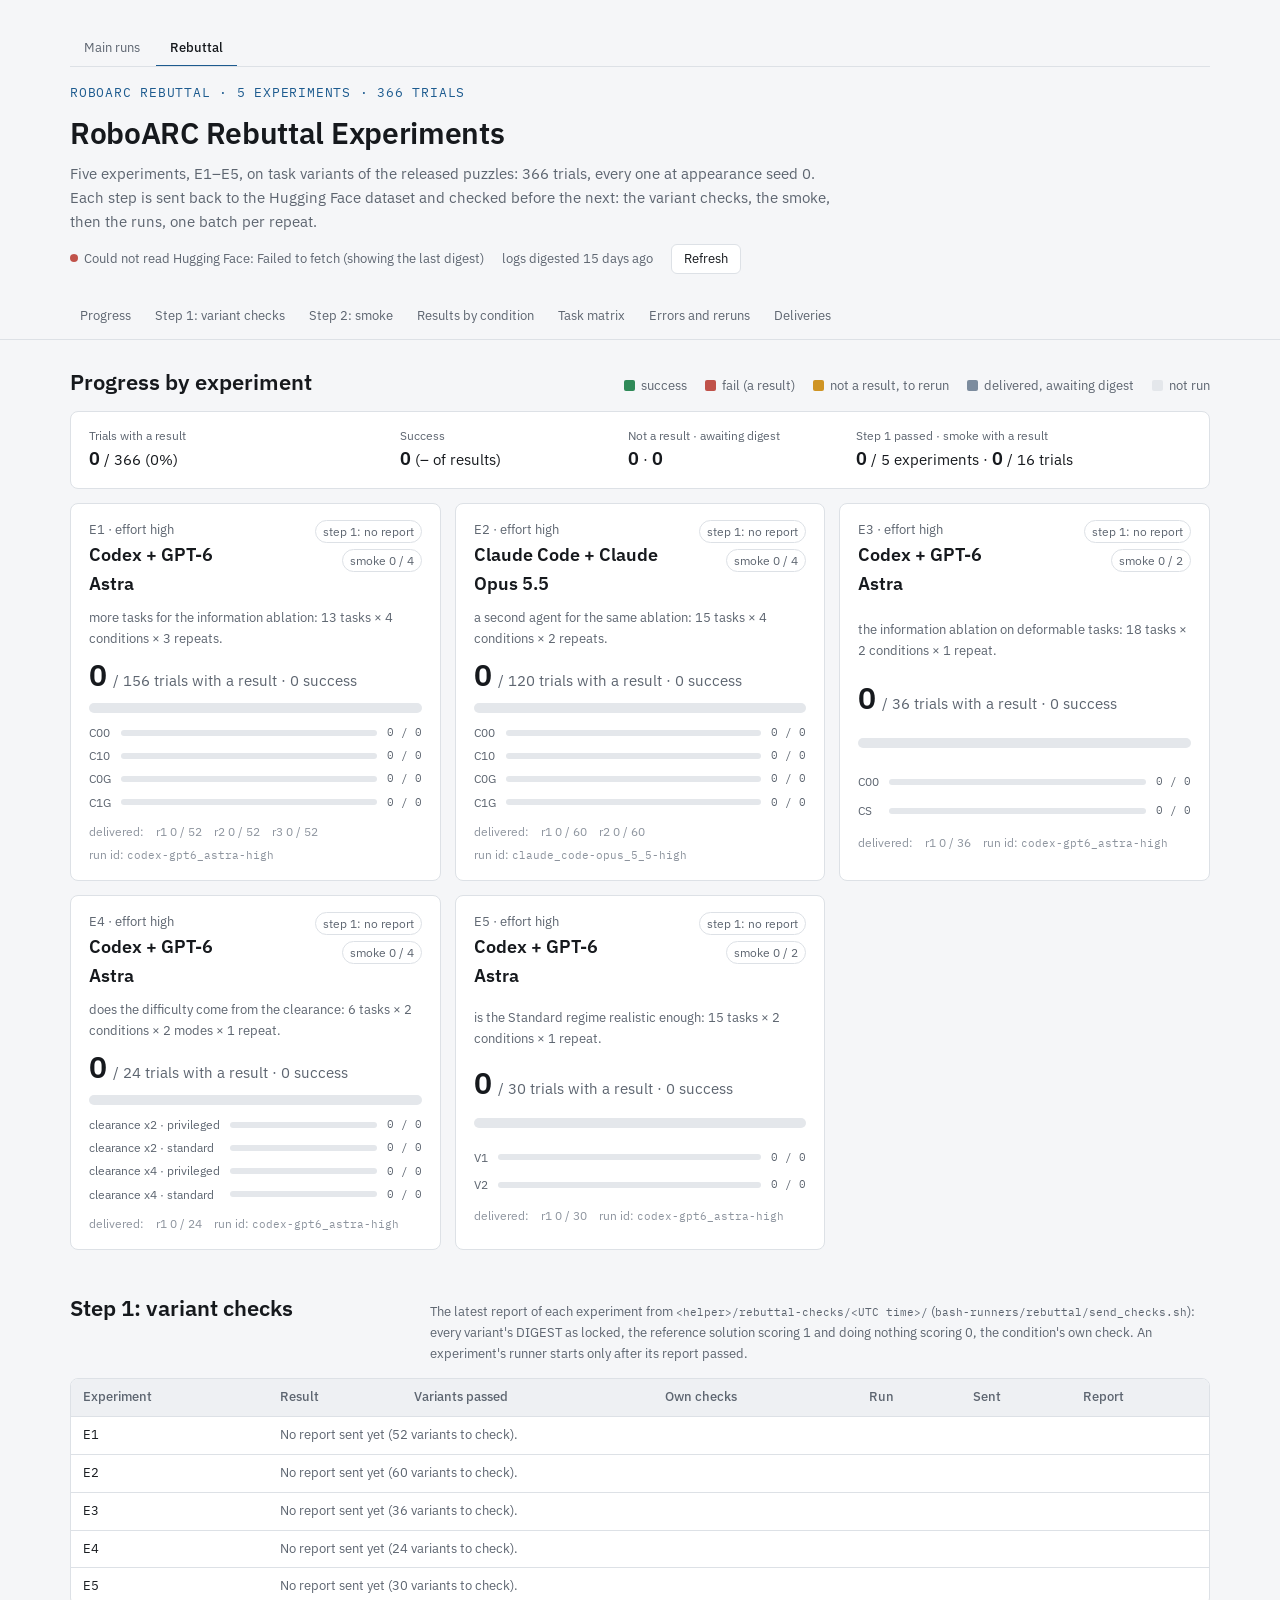
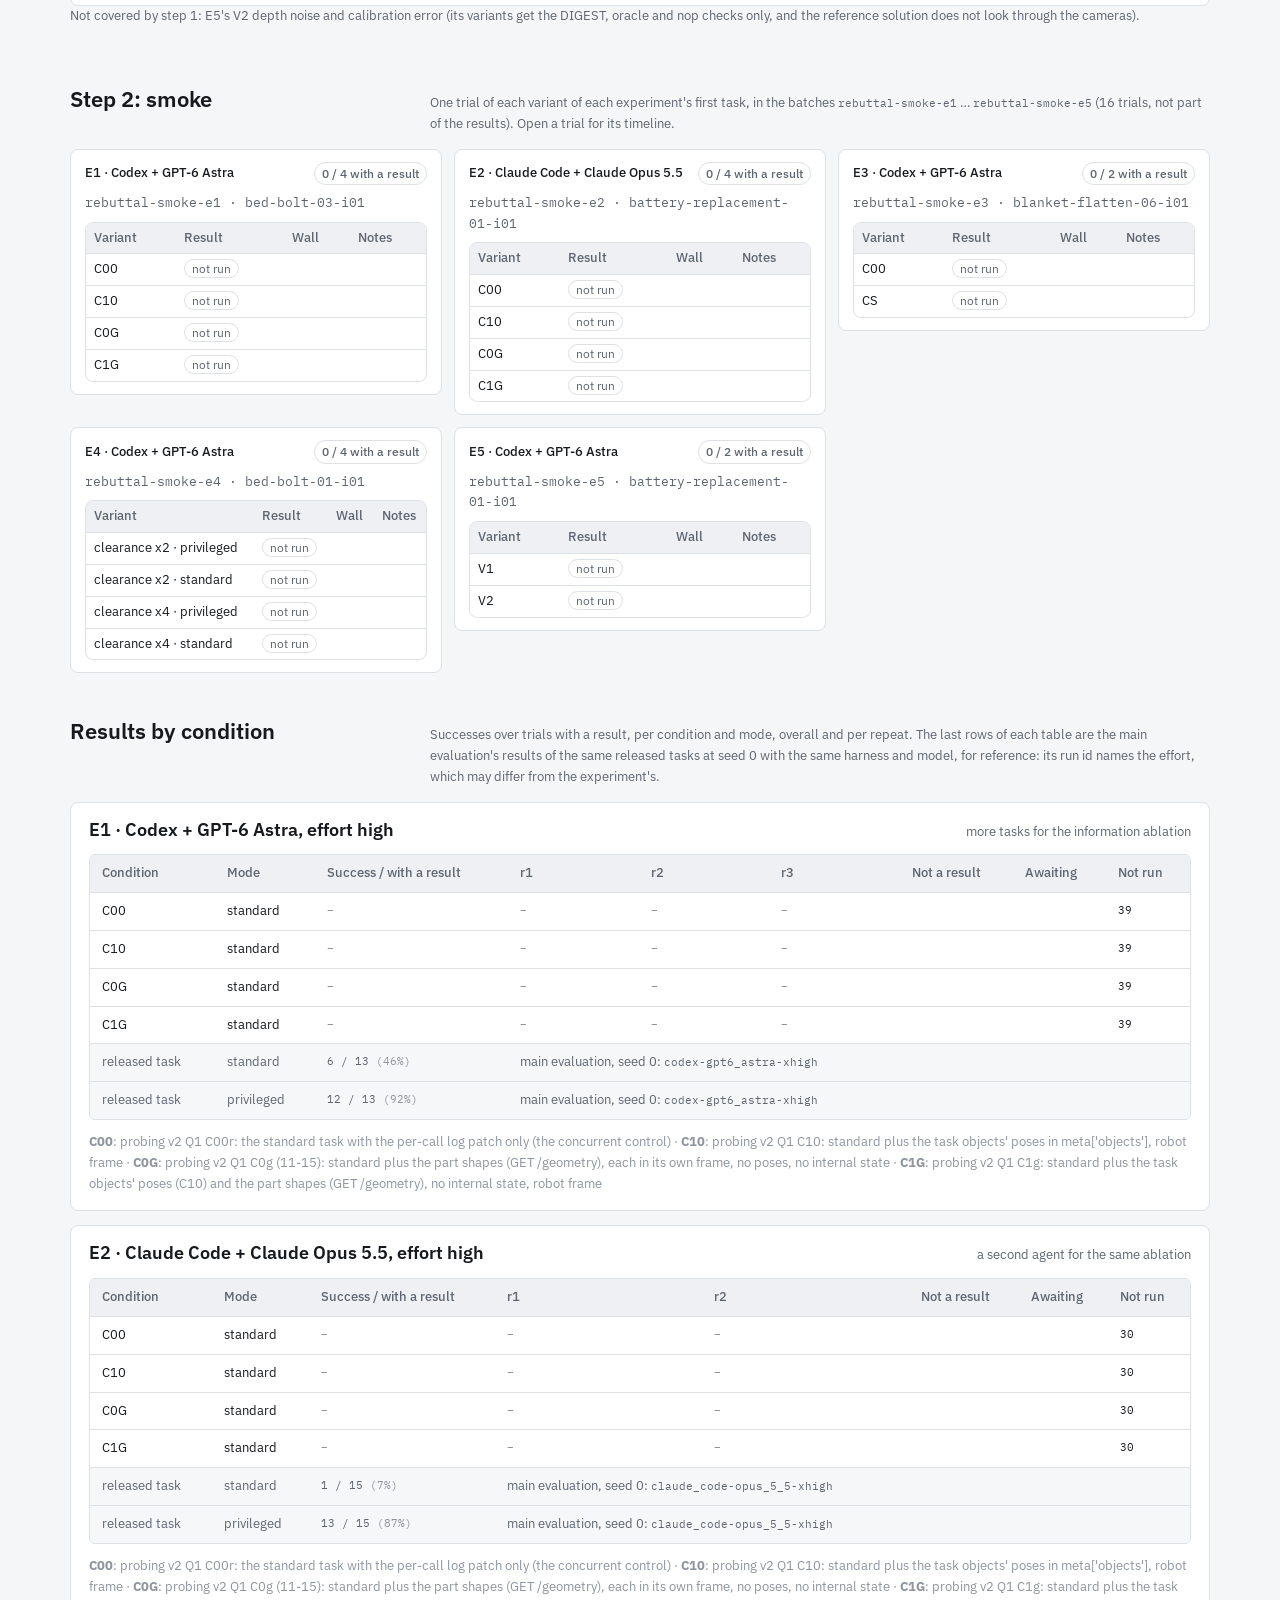
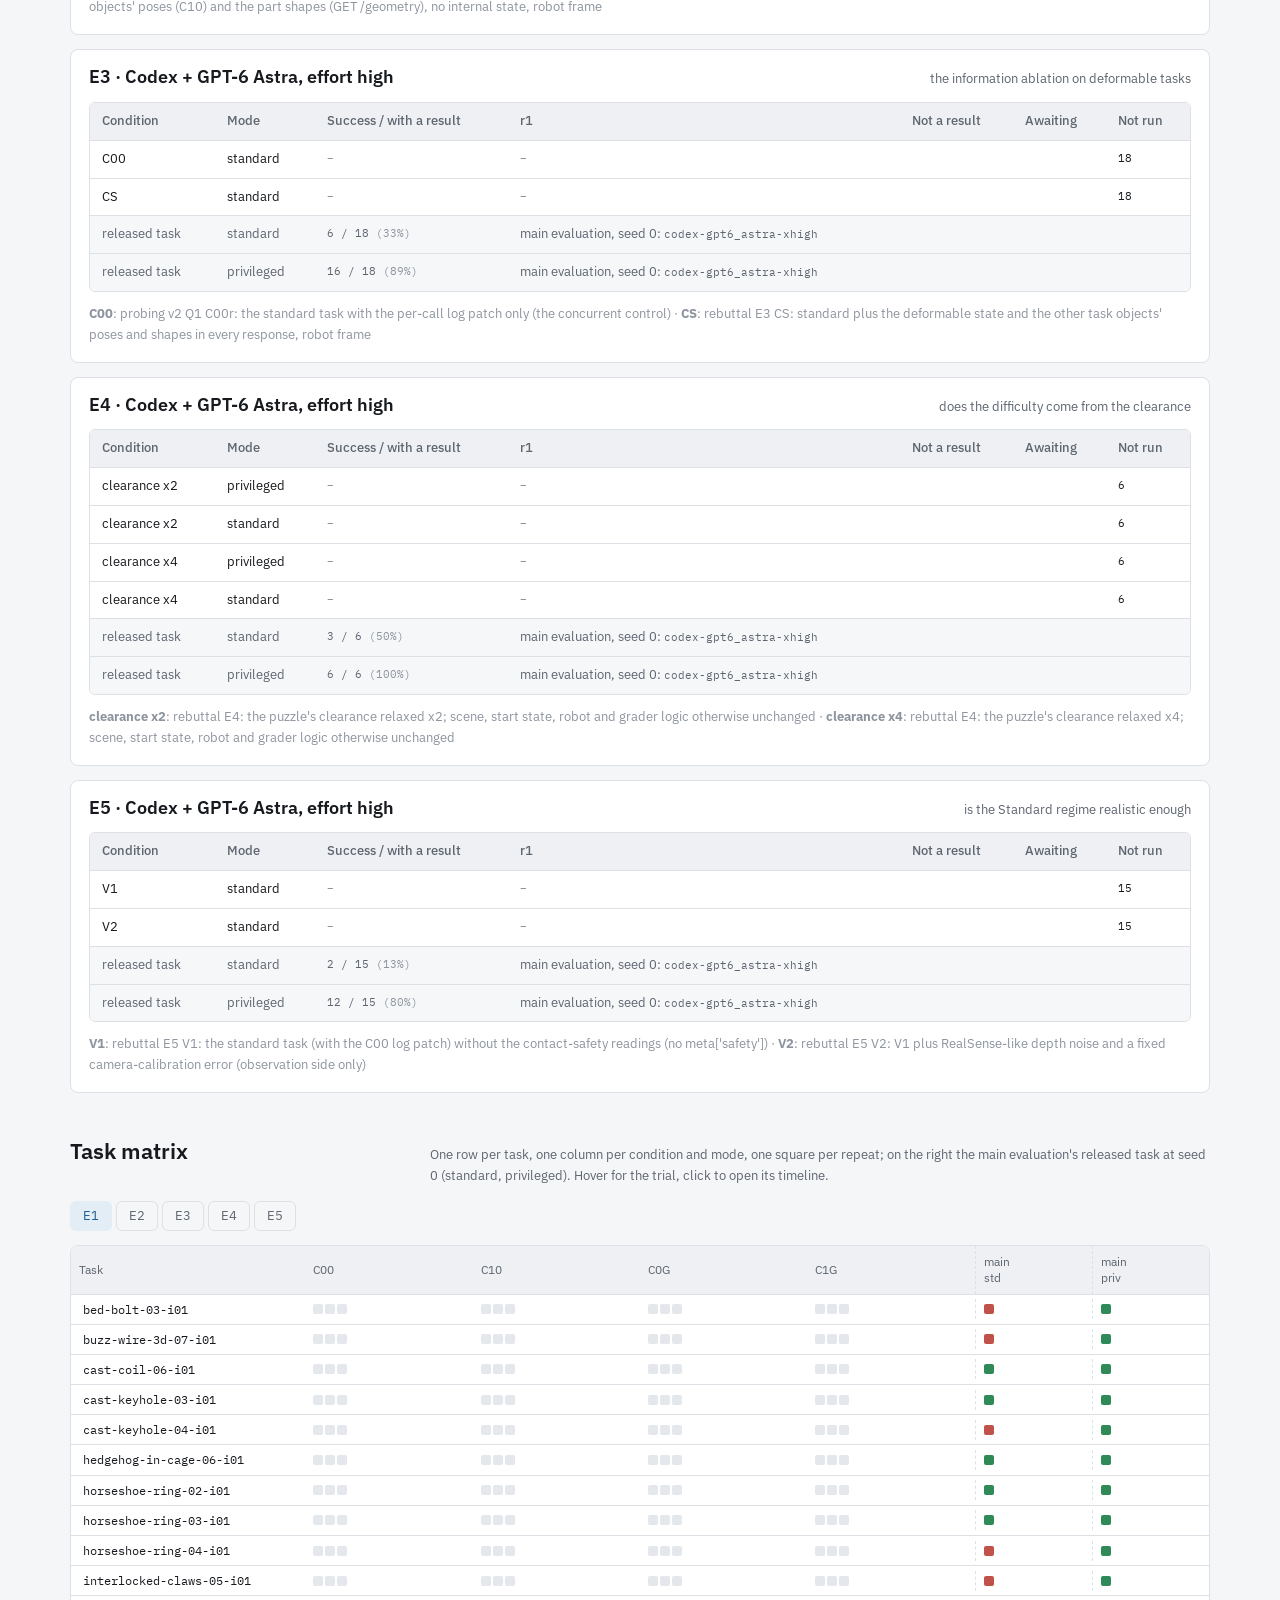
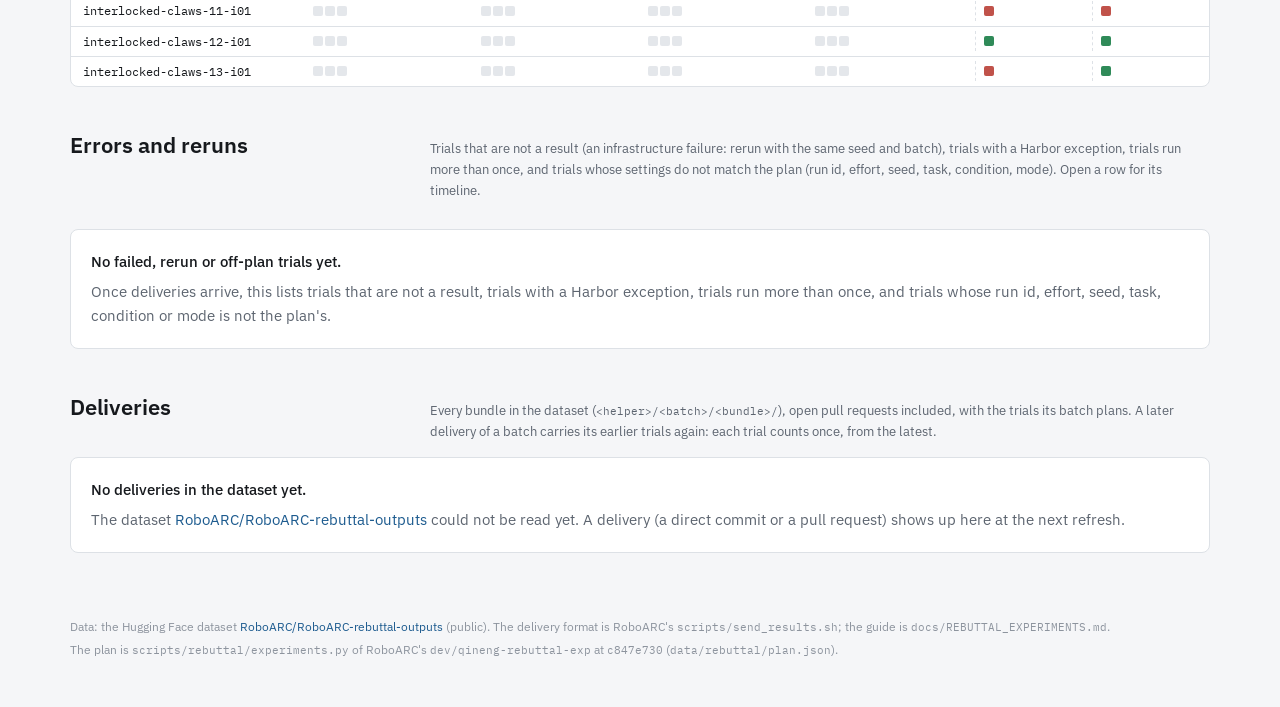
<file: rebuttal.html>
<!doctype html>
<html lang="en">
<head>
<meta charset="utf-8">
<meta name="viewport" content="width=device-width, initial-scale=1, viewport-fit=cover">
<title>RoboARC Rebuttal Experiments</title>
<meta name="description" content="Progress and results of the RoboARC rebuttal experiments E1–E5 (366 trials), read live from the Hugging Face dataset RoboARC/RoboARC-rebuttal-outputs.">
<link rel="preconnect" href="https://fonts.googleapis.com">
<link rel="preconnect" href="https://fonts.gstatic.com" crossorigin>
<link rel="stylesheet" href="https://fonts.googleapis.com/css2?family=IBM+Plex+Mono:wght@400;500&family=IBM+Plex+Sans:wght@400;500;600&display=swap">
<link rel="stylesheet" href="assets/style.css">
</head>
<body>
<header class="wrap masthead">
  <nav class="pagetabs" aria-label="Pages"><a href="./">Main runs</a><a href="rebuttal.html" aria-current="page">Rebuttal</a></nav>
  <div class="eyebrow" id="release">RoboARC rebuttal</div>
  <h1>RoboARC Rebuttal Experiments</h1>
  <p class="lead" id="lead">Five experiments, E1–E5, on task variants of the released puzzles: 366 trials, every one at appearance seed 0. Each step is sent back to the Hugging Face dataset and checked before the next: the variant checks, the smoke, then the runs, one batch per repeat.</p>
  <div class="statusline">
    <span id="live-status"><span class="dot"></span>Reading Hugging Face…</span>
    <span id="digest-status"></span>
    <button class="btn" id="refresh" type="button">Refresh</button>
  </div>
</header>

<div class="navbar">
  <div class="wrap">
    <nav aria-label="Sections">
      <a href="#overview">Progress</a>
      <a href="#checks">Step 1: variant checks</a>
      <a href="#smoke">Step 2: smoke</a>
      <a href="#results">Results by condition</a>
      <a href="#rmatrix">Task matrix</a>
      <a href="#problems">Errors and reruns</a>
      <a href="#deliveries">Deliveries</a>
    </nav>
  </div>
</div>

<main class="wrap">
  <section id="overview" aria-labelledby="h-overview">
    <div class="section-head">
      <h2 id="h-overview">Progress by experiment</h2>
      <div class="legend">
        <span><i class="sw ok"></i>success</span>
        <span><i class="sw fail"></i>fail (a result)</span>
        <span><i class="sw void"></i>not a result, to rerun</span>
        <span><i class="sw wait"></i>delivered, awaiting digest</span>
        <span><i class="sw"></i>not run</span>
      </div>
    </div>
    <div id="overall"></div>
    <div class="cards" id="cards"></div>
  </section>

  <section id="checks" aria-labelledby="h-checks">
    <div class="section-head">
      <h2 id="h-checks">Step 1: variant checks</h2>
      <p>The latest report of each experiment from <code>&lt;helper&gt;/rebuttal-checks/&lt;UTC time&gt;/</code> (<code>bash-runners/rebuttal/send_checks.sh</code>): every variant's DIGEST as locked, the reference solution scoring 1 and doing nothing scoring 0, the condition's own check. An experiment's runner starts only after its report passed.</p>
    </div>
    <div id="check-table"></div>
    <div id="check-detail" class="hosts"></div>
  </section>

  <section id="smoke" aria-labelledby="h-smoke">
    <div class="section-head">
      <h2 id="h-smoke">Step 2: smoke</h2>
      <p>One trial of each variant of each experiment's first task, in the batches <code>rebuttal-smoke-e1</code> … <code>rebuttal-smoke-e5</code> (16 trials, not part of the results). Open a trial for its timeline.</p>
    </div>
    <div id="smoke-list" class="share"></div>
  </section>

  <section id="results" aria-labelledby="h-results">
    <div class="section-head">
      <h2 id="h-results">Results by condition</h2>
      <p>Successes over trials with a result, per condition and mode, overall and per repeat. The last rows of each table are the main evaluation's results of the same released tasks at seed 0 with the same harness and model, for reference: its run id names the effort, which may differ from the experiment's.</p>
    </div>
    <div id="results-list" class="hosts"></div>
  </section>

  <section id="rmatrix" aria-labelledby="h-rmatrix">
    <div class="section-head">
      <h2 id="h-rmatrix">Task matrix</h2>
      <p>One row per task, one column per condition and mode, one square per repeat; on the right the main evaluation's released task at seed 0 (standard, privileged). Hover for the trial, click to open its timeline.</p>
    </div>
    <div class="tabs" id="mx-exp" role="tablist" aria-label="Experiment"></div>
    <div class="table-wrap"><div class="rgrid" id="rmatrix-grid"></div></div>
  </section>

  <section id="problems" aria-labelledby="h-problems">
    <div class="section-head">
      <h2 id="h-problems">Errors and reruns</h2>
      <p>Trials that are not a result (an infrastructure failure: rerun with the same seed and batch), trials with a Harbor exception, trials run more than once, and trials whose settings do not match the plan (run id, effort, seed, task, condition, mode). Open a row for its timeline.</p>
    </div>
    <div class="chips" id="problem-kinds"></div>
    <div id="problem-table"></div>
  </section>

  <section id="deliveries" aria-labelledby="h-deliveries">
    <div class="section-head">
      <h2 id="h-deliveries">Deliveries</h2>
      <p>Every bundle in the dataset (<code>&lt;helper&gt;/&lt;batch&gt;/&lt;bundle&gt;/</code>), open pull requests included, with the trials its batch plans. A later delivery of a batch carries its earlier trials again: each trial counts once, from the latest.</p>
    </div>
    <div id="delivery-table"></div>
  </section>
</main>

<footer class="wrap">
  <p>Data: the Hugging Face dataset <a id="ds-link" href="https://huggingface.co/datasets/RoboARC/RoboARC-rebuttal-outputs" target="_blank" rel="noopener">RoboARC/RoboARC-rebuttal-outputs</a> (public). The delivery format is RoboARC's <code>scripts/send_results.sh</code>; the guide is <code>docs/REBUTTAL_EXPERIMENTS.md</code>.</p>
  <p id="foot-plan"></p>
</footer>

<script src="assets/rebuttal.js" type="module"></script>
</body>
</html>
</file>
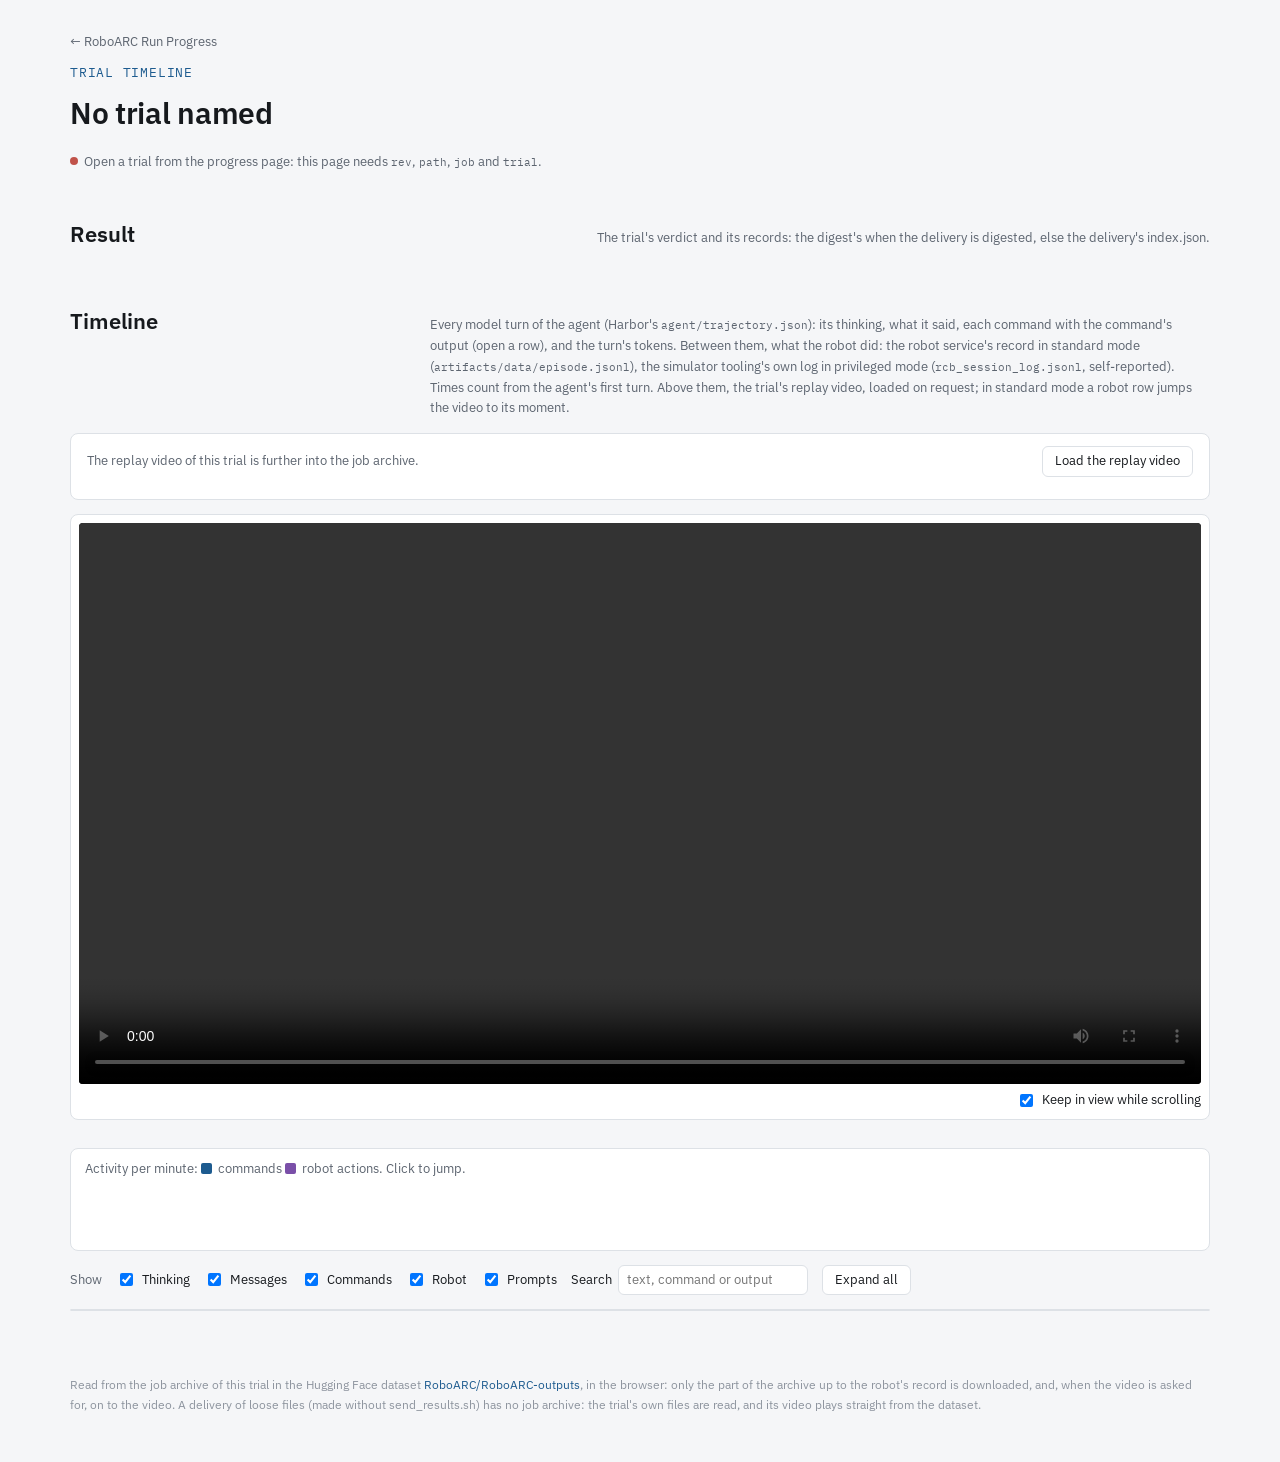
<file: timeline.html>
<!doctype html>
<html lang="en">
<head>
<meta charset="utf-8">
<meta name="viewport" content="width=device-width, initial-scale=1, viewport-fit=cover">
<title>RoboARC Trial Timeline</title>
<meta name="description" content="One RoboARC trial by time: what the agent thought, said and ran, each command's output, and what the robot service recorded, read from the trial's job archive in the Hugging Face dataset.">
<link rel="preconnect" href="https://fonts.googleapis.com">
<link rel="preconnect" href="https://fonts.gstatic.com" crossorigin>
<link rel="stylesheet" href="https://fonts.googleapis.com/css2?family=IBM+Plex+Mono:wght@400;500&family=IBM+Plex+Sans:wght@400;500;600&display=swap">
<link rel="stylesheet" href="assets/style.css">
</head>
<body>
<header class="wrap masthead">
  <a class="back small" href="./">← RoboARC Run Progress</a>
  <div class="eyebrow" id="tl-eyebrow">Trial timeline</div>
  <h1 id="tl-title">Loading the trial…</h1>
  <p class="lead" id="tl-sub"></p>
  <div class="statusline" id="tl-status"><span><span class="dot"></span>Reading the delivery…</span></div>
</header>

<main class="wrap">
  <section id="summary" aria-labelledby="h-summary">
    <div class="section-head">
      <h2 id="h-summary">Result</h2>
      <p id="summary-note">The trial's verdict and its records: the digest's when the delivery is digested, else the delivery's index.json.</p>
    </div>
    <div id="summary-body"></div>
  </section>

  <section id="timeline" aria-labelledby="h-timeline">
    <div class="section-head">
      <h2 id="h-timeline">Timeline</h2>
      <p>Every model turn of the agent (Harbor's <code>agent/trajectory.json</code>): its thinking, what it said, each command with the command's output (open a row), and the turn's tokens. Between them, what the robot did: the robot service's record in standard mode (<code>artifacts/data/episode.jsonl</code>), the simulator tooling's own log in privileged mode (<code>rcb_session_log.jsonl</code>, self-reported). Times count from the agent's first turn. Above them, the trial's replay video, loaded on request; in standard mode a robot row jumps the video to its moment.</p>
    </div>
    <!-- one flex column, not grid rows: the docked video sticks over the whole timeline, not just its own row -->
    <div class="tl-stage">
      <div class="panel tl-video-info">
        <div class="tl-video-head">
          <p class="small muted" id="vid-note">The replay video of this trial is further into the job archive.</p>
          <div class="chips">
            <button class="btn" type="button" id="vid-load">Load the replay video</button>
            <a class="btn" id="vid-save" hidden>Save the video</a>
          </div>
        </div>
        <progress id="vid-progress" hidden></progress>
        <div class="tl-video-markbox" id="vid-marks" hidden></div>
      </div>
      <div class="tl-video-box" id="vid-box" hidden>
        <video id="vid" controls playsinline preload="auto"></video>
        <div class="tl-video-now small"><span class="tl-video-pos" id="vid-pos"></span><label><input type="checkbox" id="vid-dock" checked> Keep in view while scrolling</label></div>
      </div>
      <div class="chips" id="tl-stats"></div>
      <div class="panel tl-strip-panel">
        <div class="tl-strip-head small muted"><span>Activity per minute: <i class="sw agent"></i>commands <i class="sw robot"></i>robot actions. Click to jump.</span><span id="tl-strip-range"></span></div>
        <div class="tl-strip" id="tl-strip" role="group" aria-label="Activity over the trial, per minute"></div>
      </div>
      <div class="filters tl-filters">
        <span class="muted">Show</span>
        <label><input type="checkbox" data-kind="think" checked> Thinking</label>
        <label><input type="checkbox" data-kind="say" checked> Messages</label>
        <label><input type="checkbox" data-kind="tool" checked> Commands</label>
        <label><input type="checkbox" data-kind="robot" checked> Robot</label>
        <label><input type="checkbox" data-kind="prompt" checked> Prompts</label>
        <label for="tl-search">Search <input type="search" id="tl-search" placeholder="text, command or output"></label>
        <button class="btn" type="button" id="tl-expand">Expand all</button>
        <span class="small muted" id="tl-count"></span>
      </div>
      <div class="tl-list" id="tl-list"><div class="panel empty-state"><span>Reading the job archive from Hugging Face…</span></div></div>
    </div>
  </section>
</main>

<footer class="wrap">
  <p>Read from the job archive of this trial in the Hugging Face dataset <a id="ds-link" href="https://huggingface.co/datasets/RoboARC/RoboARC-outputs" target="_blank" rel="noopener">RoboARC/RoboARC-outputs</a>, in the browser: only the part of the archive up to the robot's record is downloaded, and, when the video is asked for, on to the video. A delivery of loose files (made without send_results.sh) has no job archive: the trial's own files are read, and its video plays straight from the dataset.</p>
</footer>
<script src="assets/timeline.js" type="module"></script>
</body>
</html>
</file>
<file: assets/style.css>
/* Layout: a fixed-width reading column of sections under a sticky section bar; the six harness + model pairs lead as
   progress cards, the machine and error panels follow, then the task matrix and the first frames. */
:root {
  --bg: #f5f6f8;
  --surface: #ffffff;
  --surface-2: #eef0f3;
  --ink: #16191d;
  --muted: #5d6570;
  --faint: #8d949e;
  --line: #dde1e6;
  --accent: #1d5b8f;          /* links, controls */
  --accent-soft: #e3edf6;
  --ok: #2f8a58;              /* success */
  --fail: #c0524a;            /* a counted failure (the agent's 0) */
  --void: #cf9424;            /* not a result: voided, must be rerun */
  --wait: #7c8c9e;            /* uploaded, awaiting the log digest */
  --empty: #e4e7eb;           /* not run yet */
  --agent: #1d5b8f;           /* timeline: the agent's commands */
  --robot: #7a4fa8;           /* timeline: the robot's actions */
  --font-display: "IBM Plex Sans", system-ui, -apple-system, "Segoe UI", Roboto, sans-serif;
  --font-body: "IBM Plex Sans", system-ui, -apple-system, "Segoe UI", Roboto, sans-serif;
  --font-mono: "IBM Plex Mono", ui-monospace, "SFMono-Regular", Menlo, Consolas, monospace;
  --step--2: 0.75rem;
  --step--1: 0.8125rem;
  --step-0: 0.9375rem;
  --step-1: 1.125rem;
  --step-2: 1.4rem;
  --step-3: 1.9rem;
  --radius: 8px;
  color-scheme: light;
}
@media (prefers-color-scheme: dark) {
  :root:not([data-theme="light"]) {
    --bg: #121519; --surface: #1b1f24; --surface-2: #232830; --ink: #e7eaee; --muted: #a1a9b3; --faint: #737b86;
    --line: #2d333b; --accent: #7fb2e0; --accent-soft: #1d2a37; --ok: #4bb37c; --fail: #e0736b; --void: #e2aa45;
    --wait: #8c9bad; --empty: #2a3038; --agent: #7fb2e0; --robot: #b893e0; color-scheme: dark;
  }
}
:root[data-theme="dark"] {
  --bg: #121519; --surface: #1b1f24; --surface-2: #232830; --ink: #e7eaee; --muted: #a1a9b3; --faint: #737b86;
  --line: #2d333b; --accent: #7fb2e0; --accent-soft: #1d2a37; --ok: #4bb37c; --fail: #e0736b; --void: #e2aa45;
  --wait: #8c9bad; --empty: #2a3038; --agent: #7fb2e0; --robot: #b893e0; color-scheme: dark;
}

* { box-sizing: border-box; }
html { scroll-padding-top: 64px; }
body {
  margin: 0; background: var(--bg); color: var(--ink);
  font-family: var(--font-body); font-size: var(--step-0); line-height: 1.6;
  -webkit-font-smoothing: antialiased;
}
a { color: var(--accent); text-decoration: none; }
a:hover { text-decoration: underline; }
code, .mono { font-family: var(--font-mono); font-size: 0.88em; }
h1, h2, h3 { font-family: var(--font-display); margin: 0; line-height: 1.25; text-wrap: balance; }
h1 { font-size: var(--step-3); font-weight: 600; letter-spacing: -0.01em; }
h2 { font-size: var(--step-2); font-weight: 600; }
h3 { font-size: var(--step-1); font-weight: 600; }
p { margin: 0; }
button { font: inherit; }
:focus-visible { outline: 2px solid var(--accent); outline-offset: 2px; }

.wrap {
  max-width: 1180px; margin: 0 auto;
  padding-left: max(20px, env(safe-area-inset-left, 0px));
  padding-right: max(20px, env(safe-area-inset-right, 0px));
}

/* header */
.masthead { padding-block: 32px 20px; display: grid; gap: 10px; }
.eyebrow { font-family: var(--font-mono); font-size: var(--step--1); letter-spacing: 0.06em; text-transform: uppercase; color: var(--accent); }
.lead { color: var(--muted); max-width: 52em; }
.statusline { display: flex; flex-wrap: wrap; gap: 6px 18px; align-items: center; font-size: var(--step--1); color: var(--muted); }
.statusline b { color: var(--ink); font-weight: 500; }
.dot { width: 8px; height: 8px; border-radius: 50%; display: inline-block; background: var(--faint); margin-right: 6px; vertical-align: 1px; }
.dot.live { background: var(--ok); }
.dot.err { background: var(--fail); }
.btn {
  border: 1px solid var(--line); background: var(--surface); color: var(--ink); border-radius: 6px;
  padding: 4px 12px; cursor: pointer; font-size: var(--step--1); white-space: nowrap;
}
.btn:hover { border-color: var(--accent); color: var(--accent); }
.btn[disabled] { opacity: 0.5; cursor: default; }

/* page tabs: the main runs (index.html) and the rebuttal experiments (rebuttal.html) */
.pagetabs { display: flex; gap: 2px; border-bottom: 1px solid var(--line); margin-bottom: 6px; overflow-x: auto; scrollbar-width: none; }
.pagetabs a { padding: 6px 14px; color: var(--muted); font-size: var(--step--1); border-bottom: 2px solid transparent; margin-bottom: -1px; white-space: nowrap; }
.pagetabs a:hover { color: var(--ink); text-decoration: none; }
.pagetabs a[aria-current="page"] { color: var(--ink); font-weight: 500; border-bottom-color: var(--accent); }

/* sticky section bar */
.navbar { position: sticky; top: env(safe-area-inset-top, 0px); z-index: 20; background: color-mix(in srgb, var(--bg) 92%, transparent); backdrop-filter: blur(6px); border-bottom: 1px solid var(--line); }
body::before { content: ""; position: fixed; inset: 0 0 auto; height: env(safe-area-inset-top, 0px); z-index: 21; background: var(--bg); }
.navbar nav { display: flex; gap: 4px; overflow-x: auto; padding-block: 8px; scrollbar-width: none; }
.navbar a { white-space: nowrap; padding: 4px 10px; border-radius: 6px; color: var(--muted); font-size: var(--step--1); }
.navbar a:hover { background: var(--surface-2); color: var(--ink); text-decoration: none; }

main.wrap { display: grid; grid-template-columns: minmax(0, 1fr); gap: 44px; padding-block: 28px 64px; }
section { display: grid; gap: 14px; min-width: 0; }
/* single-column grids: a wide child (a table, the matrix) scrolls inside its own box instead of widening the column */
section, .masthead, .card, .spec, .host, .frames, .frame-fam, .frame-task, .drawer .body { grid-template-columns: minmax(0, 1fr); }
.section-head { display: flex; flex-wrap: wrap; align-items: baseline; justify-content: space-between; gap: 6px 16px; }
.section-head p { color: var(--muted); font-size: var(--step--1); max-width: 60em; }
.panel { background: var(--surface); border: 1px solid var(--line); border-radius: var(--radius); }
.empty-state { padding: 20px; color: var(--muted); display: grid; gap: 6px; }
.empty-state b { color: var(--ink); font-weight: 500; }
.small { font-size: var(--step--1); }
.muted { color: var(--muted); }
.faint { color: var(--faint); }

/* legend */
.legend { display: flex; flex-wrap: wrap; gap: 6px 18px; font-size: var(--step--1); color: var(--muted); align-items: center; }
.sw { display: inline-block; width: 11px; height: 11px; border-radius: 2px; margin-right: 6px; vertical-align: -1px; background: var(--empty); }
.sw.ok, .seg.ok, .cell.ok { background: var(--ok); }
.sw.fail, .seg.fail, .cell.fail { background: var(--fail); }
.sw.void, .seg.void, .cell.void { background: var(--void); }
.sw.wait, .seg.wait, .cell.wait { background: var(--wait); }

/* progress cards */
.cards { display: grid; grid-template-columns: repeat(auto-fill, minmax(340px, 1fr)); gap: 14px; }
.card { padding: 16px 18px; display: grid; gap: 10px; min-width: 0; }
.card-top { display: flex; justify-content: space-between; align-items: start; gap: 10px; }
.card .harness { font-size: var(--step--1); color: var(--muted); }
.card .model { font-family: var(--font-display); font-size: var(--step-1); font-weight: 600; }
.tag { font-size: var(--step--2); padding: 1px 7px; border-radius: 999px; border: 1px solid var(--line); color: var(--muted); white-space: nowrap; }
.tag.warn { border-color: color-mix(in srgb, var(--void) 50%, transparent); color: var(--void); }
.tag.good { border-color: color-mix(in srgb, var(--ok) 50%, transparent); color: var(--ok); }
.tag.bad { border-color: color-mix(in srgb, var(--fail) 50%, transparent); color: var(--fail); }
.count { font-family: var(--font-display); font-variant-numeric: tabular-nums; display: flex; align-items: baseline; gap: 6px; }
.count .n { font-size: var(--step-3); font-weight: 600; line-height: 1; }
.count .d { color: var(--muted); }
.bar { height: 10px; border-radius: 5px; background: var(--empty); display: flex; overflow: hidden; }
.seg { height: 100%; }
.seg.void { background-image: repeating-linear-gradient(135deg, transparent 0 3px, color-mix(in srgb, var(--surface) 35%, transparent) 3px 6px); }
.stats { display: grid; grid-template-columns: repeat(4, minmax(0, 1fr)); gap: 8px; font-size: var(--step--1); align-items: end; }
.stat { display: grid; gap: 0; }
.stat .k { color: var(--muted); font-size: var(--step--2); }
.stat .v { font-variant-numeric: tabular-nums; font-weight: 500; }
.modes { display: grid; grid-template-columns: auto minmax(0, 1fr) auto; gap: 4px 10px; align-items: center; font-size: var(--step--2); color: var(--muted); }
.modes .bar { height: 6px; }
.card-foot { font-size: var(--step--2); color: var(--faint); display: flex; flex-wrap: wrap; gap: 4px 12px; }
.stats.time { border-top: 1px dashed var(--line); padding-top: 10px; }
.eta { color: var(--muted); }
.eta b { color: var(--ink); font-weight: 500; }
.overall { padding: 14px 18px; display: grid; grid-template-columns: 1.4fr 1fr 1fr 1.6fr; gap: 10px 18px; }
.overall > div { display: grid; min-width: 0; }
.overall .k { font-size: var(--step--2); color: var(--muted); }
.overall .v { font-variant-numeric: tabular-nums; }
.overall b { font-family: var(--font-display); font-size: var(--step-1); font-weight: 600; }

/* daily progress text */
.share-wrap { display: grid; grid-template-columns: minmax(0, 1fr); gap: 10px; margin-top: 8px; }
.share { display: grid; grid-template-columns: repeat(auto-fill, minmax(280px, 1fr)); gap: 12px; align-items: start; }
.share-block { padding: 12px 14px; display: grid; grid-template-columns: minmax(0, 1fr); gap: 8px; }
.share-head { display: flex; justify-content: space-between; align-items: center; gap: 8px; font-weight: 500; font-size: var(--step--1); }
pre.share-text {
  margin: 0; padding: 10px 12px; border-radius: 6px; background: var(--surface-2); color: var(--ink);
  font-family: var(--font-mono); font-size: 12.5px; line-height: 1.6; white-space: pre-wrap; overflow-wrap: anywhere; user-select: all;
}

/* machine panels */
.two { display: grid; grid-template-columns: repeat(2, minmax(0, 1fr)); gap: 14px; }
.spec { padding: 16px 18px; display: grid; gap: 10px; min-width: 0; }
.spec .big { font-family: var(--font-display); font-size: var(--step-1); font-weight: 600; }
.kv { display: grid; grid-template-columns: max-content minmax(0, 1fr); gap: 4px 14px; font-size: var(--step--1); }
.kv dt { color: var(--muted); }
.kv dd { margin: 0; min-width: 0; overflow-wrap: anywhere; }
.chips { display: flex; flex-wrap: wrap; gap: 6px; }
.chip { font-size: var(--step--2); padding: 2px 8px; border-radius: 4px; background: var(--surface-2); color: var(--ink); }
.hosts { display: grid; grid-template-columns: minmax(0, 1fr); gap: 14px; }
.host { padding: 16px 18px; display: grid; gap: 12px; }
.host-head { display: flex; flex-wrap: wrap; justify-content: space-between; gap: 6px 12px; align-items: baseline; }
.gpu-line { display: flex; flex-wrap: wrap; gap: 8px; align-items: center; }
.gpu { font-family: var(--font-display); font-weight: 600; }
.host .table-wrap { border-radius: 6px; }
.host .two { align-items: start; }
.host .table-wrap th { position: static; }
p.rule { max-width: 70em; }

/* tables */
.table-wrap { overflow-x: auto; border: 1px solid var(--line); border-radius: var(--radius); background: var(--surface); }
table { border-collapse: collapse; width: 100%; font-size: var(--step--1); font-variant-numeric: tabular-nums; }
th, td { text-align: left; padding: 8px 12px; border-bottom: 1px solid var(--line); vertical-align: top; }
th { font-weight: 500; color: var(--muted); background: var(--surface-2); position: sticky; top: 0; white-space: nowrap; }
tbody tr:last-child td { border-bottom: 0; }
tbody tr.clickable { cursor: pointer; }
tbody tr.clickable:hover { background: var(--accent-soft); }
td.nowrap, th.nowrap { white-space: nowrap; }
.pill { display: inline-block; font-size: var(--step--2); padding: 1px 8px; border-radius: 999px; color: #fff; white-space: nowrap; }
.pill.ok { background: var(--ok); } .pill.fail { background: var(--fail); } .pill.void { background: var(--void); color: #1a1408; } .pill.wait { background: var(--wait); }

/* filters */
.filters { display: flex; flex-wrap: wrap; gap: 8px 14px; align-items: center; font-size: var(--step--1); }
.filters label { color: var(--muted); display: inline-flex; gap: 6px; align-items: center; max-width: 100%; min-width: 0; }
.filters select { max-width: 100%; min-width: 0; }
select, input[type="search"] {
  font: inherit; font-size: var(--step--1); color: var(--ink); background: var(--surface);
  border: 1px solid var(--line); border-radius: 6px; padding: 4px 8px;
}

/* task matrix */
.matrix { display: grid; min-width: 760px; }
.mrow { display: grid; grid-template-columns: minmax(220px, 1.4fr) 76px repeat(var(--cols), minmax(70px, 1fr)); align-items: center; border-bottom: 1px solid var(--line); }
.mtime { font-size: var(--step--2); color: var(--muted); font-variant-numeric: tabular-nums; padding: 0 8px; white-space: nowrap; }
.mrow.head { position: sticky; top: 0; background: var(--surface-2); font-size: var(--step--2); color: var(--muted); z-index: 1; }
.mrow.head > div { padding: 8px 8px; }
.mrow.group > div { padding: 10px 12px 4px; font-family: var(--font-display); font-weight: 600; font-size: var(--step--1); grid-column: 1 / -1; }
.mrow.fam > div { padding: 2px 12px; font-size: var(--step--2); color: var(--muted); grid-column: 1 / -1; text-transform: none; }
.mname { padding: 5px 12px; font-family: var(--font-mono); font-size: var(--step--2); overflow: hidden; text-overflow: ellipsis; white-space: nowrap; }
.mname .badge { font-family: var(--font-body); font-size: 10px; color: var(--faint); margin-left: 6px; }
.mcell { display: grid; grid-template-columns: repeat(3, 10px); grid-template-rows: repeat(2, 10px); gap: 2px; padding: 5px 8px; justify-content: start; }
.cell { width: 10px; height: 10px; border-radius: 2px; background: var(--empty); }

/* first frames */
.frames { display: grid; gap: 18px; }
.frame-fam { display: grid; gap: 8px; }
.frame-grid { display: grid; grid-template-columns: repeat(auto-fill, minmax(320px, 1fr)); gap: 12px; }
.frame-task { padding: 10px; display: grid; gap: 8px; min-width: 0; }
.frame-task .t { font-family: var(--font-mono); font-size: var(--step--2); display: flex; justify-content: space-between; gap: 8px; }
.seeds { display: grid; grid-template-columns: repeat(3, minmax(0, 1fr)); gap: 6px; }
.seed { display: grid; gap: 3px; }
.seed .ph, .seed img { width: 100%; max-width: 100%; aspect-ratio: 848 / 480; border-radius: 4px; background: var(--surface-2); display: grid; place-items: center; color: var(--faint); font-size: var(--step--2); object-fit: cover; }
.seed .lbl { font-size: 10px; color: var(--faint); text-align: center; }

/* drawer */
.drawer-backdrop { position: fixed; inset: 0; background: rgba(10, 14, 20, 0.35); z-index: 40; }
.drawer {
  position: fixed; top: 0; right: 0; bottom: 0; width: min(760px, 100%); z-index: 41; background: var(--surface);
  border-left: 1px solid var(--line); display: grid; grid-template-rows: auto minmax(0, 1fr);
  padding-top: env(safe-area-inset-top, 0px); padding-right: env(safe-area-inset-right, 0px);
}
.drawer header { display: flex; justify-content: space-between; align-items: start; gap: 12px; padding: 16px 20px; border-bottom: 1px solid var(--line); }
.drawer .body { overflow: auto; padding: 16px 20px 40px; display: grid; gap: 16px; align-content: start; }
.drawer h4 { margin: 0 0 6px; font-family: var(--font-display); font-size: var(--step--1); font-weight: 600; color: var(--muted); }
pre.log {
  margin: 0; background: var(--surface-2); border-radius: 6px; padding: 10px 12px; overflow: auto; max-height: 360px;
  font-family: var(--font-mono); font-size: 11.5px; line-height: 1.5; white-space: pre; color: var(--ink);
}
.tabs { display: flex; flex-wrap: wrap; gap: 4px; }
.tabs button { border: 1px solid var(--line); background: transparent; color: var(--muted); border-radius: 6px; padding: 3px 10px; cursor: pointer; font-size: var(--step--2); }
.tabs button[aria-selected="true"] { background: var(--accent-soft); color: var(--accent); border-color: transparent; }

/* trial timeline (timeline.html) */
.back { color: var(--muted); justify-self: start; }
.tl-summary { padding: 14px 18px; display: grid; gap: 12px; }
.tl-rec { padding: 10px 14px; }
.tl-rec summary { cursor: pointer; font-size: var(--step--1); color: var(--muted); }
.tl-rec pre.log { margin-top: 8px; }
.sw.agent { background: var(--agent); } .sw.robot { background: var(--robot); }
.tl-strip-panel { padding: 10px 14px; display: grid; gap: 6px; }
.tl-strip-head { display: flex; flex-wrap: wrap; justify-content: space-between; gap: 4px 12px; }
.tl-strip { display: flex; align-items: flex-end; gap: 1px; height: 54px; }
.tl-bin { flex: 1 1 0; min-width: 0; height: 100%; padding: 0; border: 0; background: transparent; cursor: pointer; display: flex; flex-direction: column-reverse; justify-content: flex-start; }
.tl-bin:hover { background: var(--surface-2); }
.tl-bin .bar-a { background: var(--agent); display: block; width: 100%; }
.tl-bin .bar-r { background: var(--robot); display: block; width: 100%; }
.tl-filters label { color: var(--ink); }
.tl-list { display: grid; grid-template-columns: minmax(0, 1fr); gap: 0; border: 1px solid var(--line); border-radius: var(--radius); background: var(--surface); }
.tl-list > .empty-state { border: 0; }
.tl-row { display: grid; grid-template-columns: 92px minmax(0, 1fr); gap: 0 14px; padding: 8px 14px; border-bottom: 1px solid var(--line); scroll-margin-top: calc(60px + var(--dock-h, 0px)); }
.tl-row:last-child { border-bottom: 0; }
.tl-row[hidden] { display: none; }
.tl-row.flash { background: var(--accent-soft); }
.tl-time { display: grid; align-content: start; font-family: var(--font-mono); font-size: var(--step--2); font-variant-numeric: tabular-nums; }
.tl-time a { color: var(--ink); }
.tl-time span { color: var(--faint); }
.tl-body { display: grid; gap: 6px; min-width: 0; }
.tl-row .k { font-size: var(--step--2); font-weight: 500; color: var(--muted); text-transform: none; margin-right: 6px; white-space: nowrap; }
.ev.think, .ev.say { display: grid; grid-template-columns: 64px minmax(0, 1fr); gap: 8px; align-items: start; }
.ev .txt { white-space: pre-wrap; overflow-wrap: anywhere; font-size: var(--step--1); }
.ev.think .txt { color: var(--muted); font-style: italic; cursor: pointer; }
.ev .txt.clamp { display: -webkit-box; -webkit-line-clamp: 3; -webkit-box-orient: vertical; overflow: hidden; }
.ev.say .txt { color: var(--ink); }
details.ev { border: 1px solid var(--line); border-radius: 6px; background: var(--bg); min-width: 0; }
details.ev > summary { cursor: pointer; padding: 4px 10px; font-size: var(--step--1); display: flex; flex-wrap: wrap; align-items: baseline; gap: 2px 8px; min-width: 0; }
details.ev > summary code { color: var(--ink); overflow: hidden; text-overflow: ellipsis; white-space: nowrap; min-width: 0; flex: 1 1 200px; }
details.ev.tool > summary .k { color: var(--agent); }
details.ev > summary .meta { color: var(--faint); font-size: var(--step--2); white-space: nowrap; }
details.ev .ev-body { padding: 4px 10px 10px; display: grid; gap: 4px; }
details.ev .ev-body pre.log { white-space: pre-wrap; overflow-wrap: anywhere; max-height: 480px; }
.tok { font-size: var(--step--2); color: var(--faint); font-variant-numeric: tabular-nums; }
.tl-row.robot { padding-block: 3px; font-size: var(--step--1); }
.tl-row.robot .tl-body { display: block; }
.tl-row .k.robot { color: var(--robot); }
.tl-row.robot .robot-text { color: var(--muted); overflow-wrap: anywhere; }
.tl-row.robot.good .robot-text { color: var(--ok); font-weight: 500; }
.tl-row.prompt .tl-body { display: block; }
.tl-list.hide-think .ev.think, .tl-list.hide-say .ev.say, .tl-list.hide-tool .ev.tool { display: none; }
.tl-row.seekable { cursor: pointer; }
.tl-row.seekable:hover { background: var(--surface-2); }
.tl-row.now { background: color-mix(in srgb, var(--robot) 14%, transparent); }
.tl-row .seek { border: 0; background: transparent; color: var(--robot); font-family: var(--font-mono); font-size: var(--step--2); padding: 0 0 0 8px; cursor: pointer; white-space: nowrap; }
.tl-row .seek:hover { text-decoration: underline; }

/* the replay video above the timeline */
.tl-stage { display: flex; flex-direction: column; gap: 14px; min-width: 0; }
.tl-stage > * { min-width: 0; }
.tl-video-info { padding: 12px 16px; display: grid; grid-template-columns: minmax(0, 1fr); gap: 10px; }
.tl-video-head { display: flex; flex-wrap: wrap; justify-content: space-between; align-items: center; gap: 8px 16px; }
.tl-video-head p { max-width: 62em; flex: 1 1 320px; min-width: 0; }
.tl-video-info progress { width: 100%; height: 6px; accent-color: var(--accent); }
.tl-video-markbox { display: grid; gap: 6px; }
.tl-video-marks { display: flex; flex-wrap: wrap; gap: 6px; }
.mark { border: 1px solid var(--line); background: var(--bg); color: var(--ink); border-radius: 6px; padding: 2px 8px; font-size: var(--step--2); cursor: pointer; text-align: left; max-width: 100%; }
.mark b { font-family: var(--font-mono); font-weight: 500; margin-right: 4px; }
.mark.forcing { border-color: color-mix(in srgb, var(--void) 55%, var(--line)); }
.mark.review { border-color: color-mix(in srgb, var(--fail) 55%, var(--line)); }
.mark:hover { border-color: var(--accent); }
.tl-video-box { background: var(--surface); border: 1px solid var(--line); border-radius: var(--radius); padding: 8px; display: grid; grid-template-columns: minmax(0, 1fr); gap: 6px; }
.tl-video-box.docked { position: sticky; top: calc(env(safe-area-inset-top, 0px) + 8px); z-index: 15; box-shadow: 0 6px 18px color-mix(in srgb, var(--ink) 14%, transparent); }
.tl-video-box video { display: block; width: 100%; max-height: 70vh; background: #000; border-radius: 4px; object-fit: contain; }
.tl-video-box.docked video { max-height: 42vh; }
.tl-video-now { display: flex; flex-wrap: wrap; align-items: baseline; gap: 4px 16px; color: var(--muted); }
.tl-video-pos { display: flex; flex-wrap: wrap; gap: 2px 14px; font-variant-numeric: tabular-nums; min-width: 0; flex: 1 1 auto; }
.tl-video-pos b { color: var(--ink); font-weight: 500; }
.tl-video-now label { color: var(--ink); display: inline-flex; gap: 6px; align-items: center; white-space: nowrap; }

/* rebuttal page (rebuttal.html) */
.rgrid { display: grid; min-width: 640px; }
.rrow { display: grid; grid-template-columns: minmax(200px, 1.4fr) repeat(var(--cols), minmax(58px, 1fr)) repeat(var(--refs), minmax(54px, 0.7fr)); align-items: center; border-bottom: 1px solid var(--line); }
.rrow:last-child { border-bottom: 0; }
.rrow.head { position: sticky; top: 0; background: var(--surface-2); font-size: var(--step--2); color: var(--muted); z-index: 1; }
.rrow.head > div { padding: 8px 8px; line-height: 1.3; }
.rrow .ref, .rrow.head .ref { border-left: 1px dashed var(--line); }
.rcell { display: flex; gap: 2px; padding: 5px 8px; align-items: center; }
.rcell .cell[data-trial] { cursor: pointer; }
.rcell .cell.flag { outline: 2px solid var(--fail); outline-offset: 1px; }
.tabs[role="tablist"] button { font-size: var(--step--1); padding: 4px 12px; }
.chk-head { display: flex; flex-wrap: wrap; justify-content: space-between; gap: 6px 12px; align-items: baseline; }
.renders { display: grid; gap: 14px; }
.render-var { display: grid; gap: 6px; }
.render-var .t { font-family: var(--font-mono); font-size: var(--step--2); }
.render-row { display: grid; grid-template-columns: 72px repeat(var(--n), minmax(0, 1fr)); gap: 6px; align-items: center; }
.render-row .lbl { font-size: var(--step--2); color: var(--muted); }
.render-row img { width: 100%; border-radius: 4px; background: var(--surface-2); display: block; }
.smoke-block { padding: 12px 14px; display: grid; grid-template-columns: minmax(0, 1fr); gap: 8px; }
.smoke-block table td, .smoke-block table th { padding: 5px 8px; }
td.flags { color: var(--fail); font-size: var(--step--2); }
tr.ref td { color: var(--muted); background: color-mix(in srgb, var(--surface-2) 50%, transparent); }

footer.wrap { padding-block: 0 48px; color: var(--faint); font-size: var(--step--2); display: grid; gap: 4px; }

@media (max-width: 760px) {
  .tl-row { grid-template-columns: minmax(0, 1fr); gap: 2px; }
  .tl-time { grid-auto-flow: column; justify-content: start; gap: 8px; }
  .ev.think, .ev.say { grid-template-columns: minmax(0, 1fr); gap: 0; }
  .tl-video-box.docked video { max-height: 30vh; }
  .two { grid-template-columns: minmax(0, 1fr); }
  .cards { grid-template-columns: minmax(0, 1fr); }
  .stats { grid-template-columns: repeat(2, minmax(0, 1fr)); }
  .overall { grid-template-columns: repeat(2, minmax(0, 1fr)); }
  .frame-grid { grid-template-columns: minmax(0, 1fr); }
  h1 { font-size: 1.6rem; }
}
@media (prefers-reduced-motion: no-preference) {
  .seg { transition: width 300ms ease; }
}
</file>
